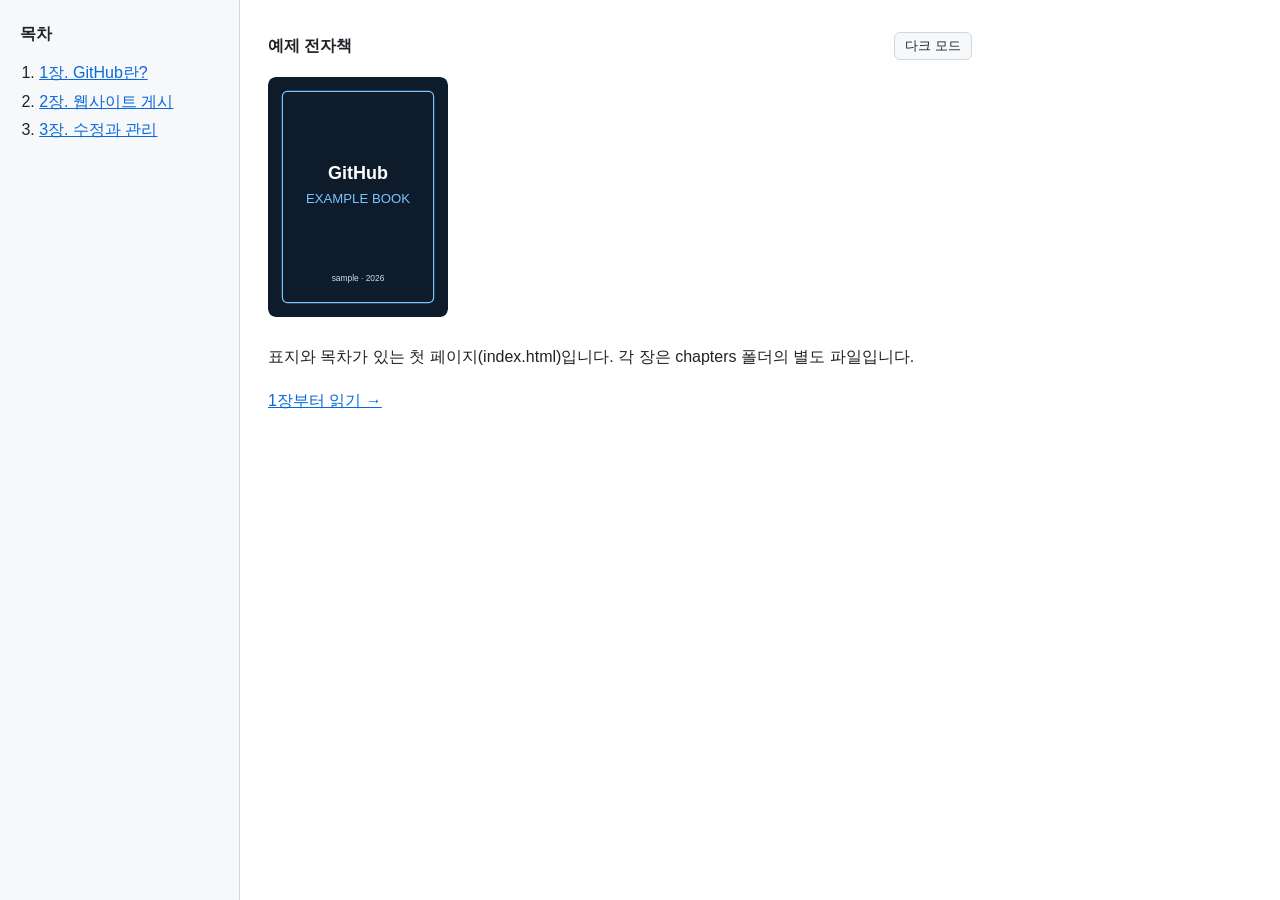
<file: index.html>
<!DOCTYPE html>
<html lang="ko">
<head>
  <meta charset="UTF-8">
  <meta name="viewport" content="width=device-width, initial-scale=1.0">
  <title>예제 전자책(여러 파일)</title>
  <link rel="stylesheet" href="css/book.css">
  <script src="js/book.js"></script>
</head>
<body>
  <div class="layout">
    <nav class="toc">
      <h2>목차</h2>
      <ol>
        <li><a href="chapters/ch01.html">1장. GitHub란?</a></li>
        <li><a href="chapters/ch02.html">2장. 웹사이트 게시</a></li>
        <li><a href="chapters/ch03.html">3장. 수정과 관리</a></li>
      </ol>
    </nav>
    <main class="content">
      <div class="bar"><strong>예제 전자책</strong><button id="theme" type="button">다크 모드</button></div>
      <img class="cover" src="images/cover.svg" alt="예제 전자책 표지">
      <p>표지와 목차가 있는 첫 페이지(index.html)입니다. 각 장은 chapters 폴더의 별도 파일입니다.</p>
      <p><a href="chapters/ch01.html">1장부터 읽기 →</a></p>
    </main>
  </div>
</body>
</html>
</file>
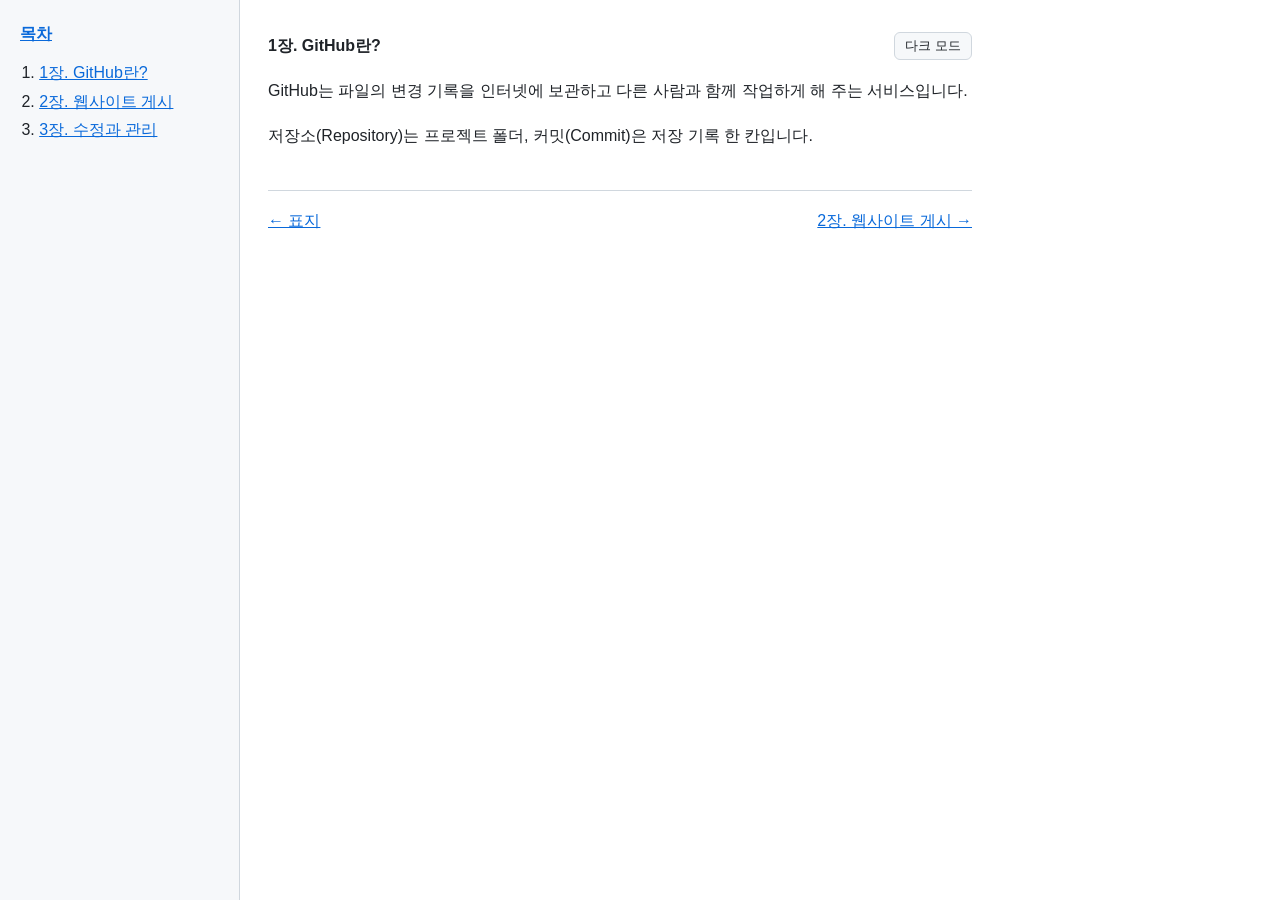
<file: chapters/ch01.html>
<!DOCTYPE html>
<html lang="ko">
<head>
  <meta charset="UTF-8">
  <meta name="viewport" content="width=device-width, initial-scale=1.0">
  <title>1장. GitHub란?</title>
  <link rel="stylesheet" href="../css/book.css">
  <script src="../js/book.js"></script>
</head>
<body>
  <div class="layout">
    <nav class="toc">
      <h2><a href="../index.html">목차</a></h2>
      <ol>
        <li><a href="ch01.html">1장. GitHub란?</a></li>
        <li><a href="ch02.html">2장. 웹사이트 게시</a></li>
        <li><a href="ch03.html">3장. 수정과 관리</a></li>
      </ol>
    </nav>
    <main class="content">
      <div class="bar"><strong>1장. GitHub란?</strong><button id="theme" type="button">다크 모드</button></div>
      <p>GitHub는 파일의 변경 기록을 인터넷에 보관하고 다른 사람과 함께 작업하게 해 주는 서비스입니다.</p>
      <p>저장소(Repository)는 프로젝트 폴더, 커밋(Commit)은 저장 기록 한 칸입니다.</p>
      <div class="pager"><a href="../index.html">← 표지</a><a href="ch02.html">2장. 웹사이트 게시 →</a></div>
    </main>
  </div>
</body>
</html>
</file>
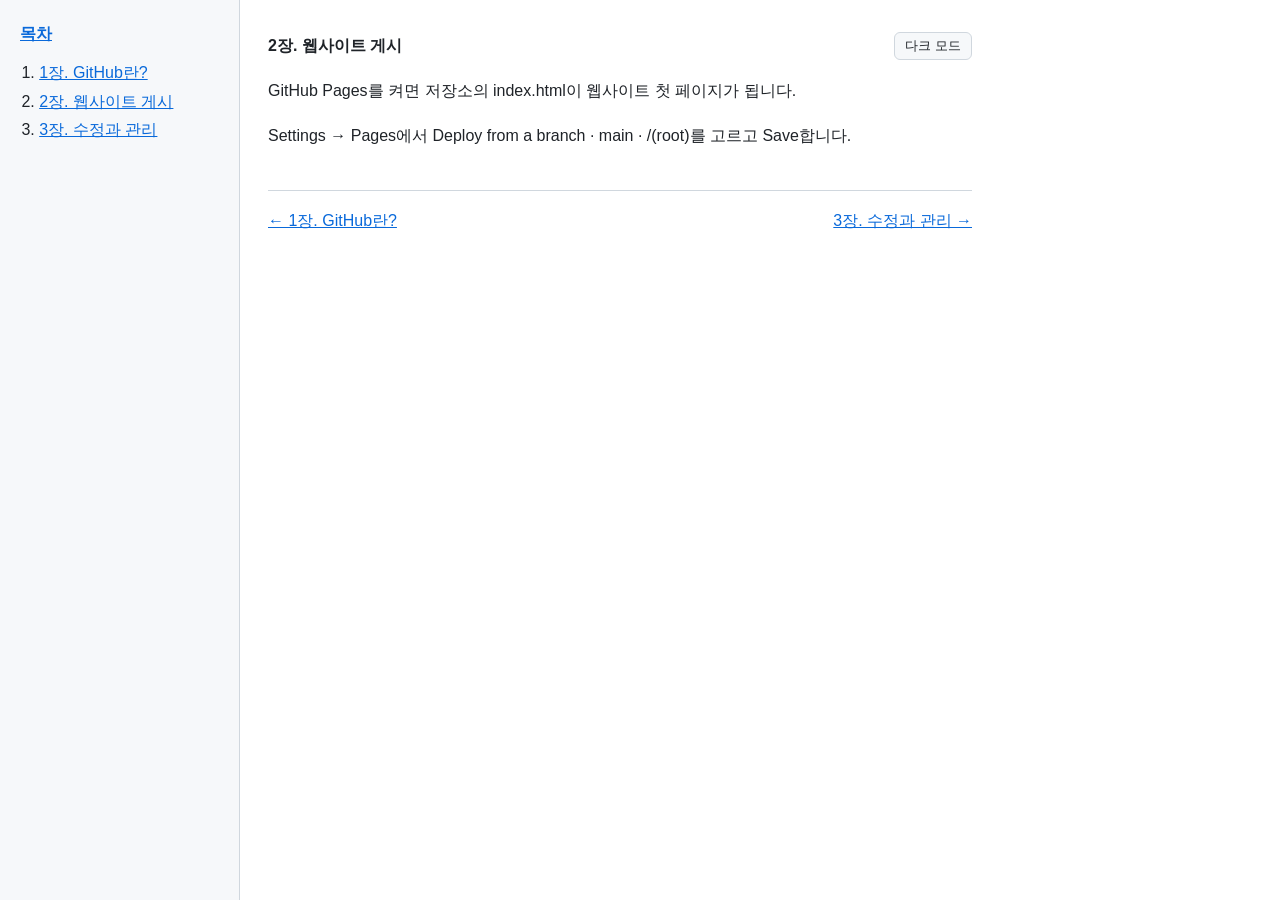
<file: chapters/ch02.html>
<!DOCTYPE html>
<html lang="ko">
<head>
  <meta charset="UTF-8">
  <meta name="viewport" content="width=device-width, initial-scale=1.0">
  <title>2장. 웹사이트 게시</title>
  <link rel="stylesheet" href="../css/book.css">
  <script src="../js/book.js"></script>
</head>
<body>
  <div class="layout">
    <nav class="toc">
      <h2><a href="../index.html">목차</a></h2>
      <ol>
        <li><a href="ch01.html">1장. GitHub란?</a></li>
        <li><a href="ch02.html">2장. 웹사이트 게시</a></li>
        <li><a href="ch03.html">3장. 수정과 관리</a></li>
      </ol>
    </nav>
    <main class="content">
      <div class="bar"><strong>2장. 웹사이트 게시</strong><button id="theme" type="button">다크 모드</button></div>
      <p>GitHub Pages를 켜면 저장소의 index.html이 웹사이트 첫 페이지가 됩니다.</p>
      <p>Settings → Pages에서 Deploy from a branch · main · /(root)를 고르고 Save합니다.</p>
      <div class="pager"><a href="ch01.html">← 1장. GitHub란?</a><a href="ch03.html">3장. 수정과 관리 →</a></div>
    </main>
  </div>
</body>
</html>
</file>
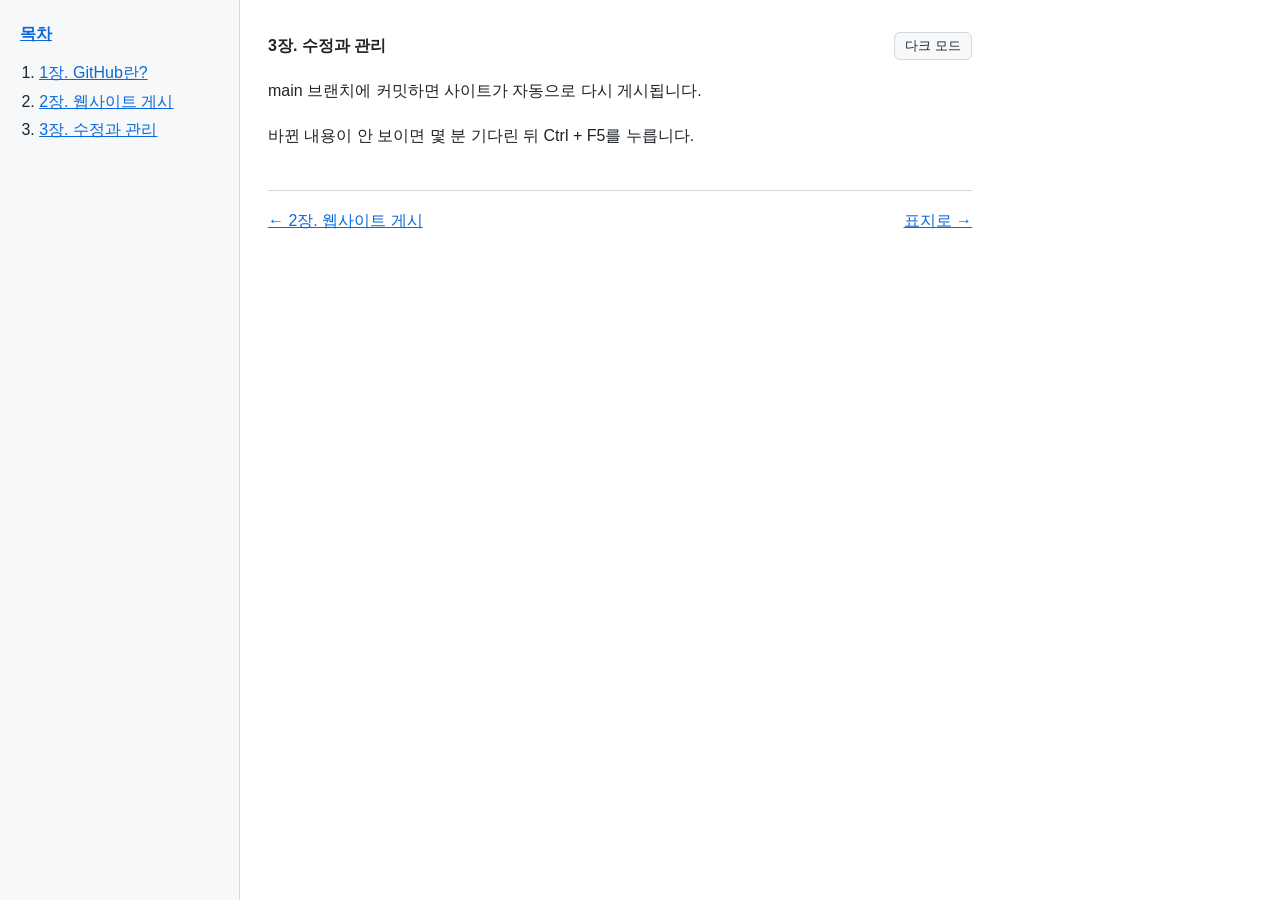
<file: chapters/ch03.html>
<!DOCTYPE html>
<html lang="ko">
<head>
  <meta charset="UTF-8">
  <meta name="viewport" content="width=device-width, initial-scale=1.0">
  <title>3장. 수정과 관리</title>
  <link rel="stylesheet" href="../css/book.css">
  <script src="../js/book.js"></script>
</head>
<body>
  <div class="layout">
    <nav class="toc">
      <h2><a href="../index.html">목차</a></h2>
      <ol>
        <li><a href="ch01.html">1장. GitHub란?</a></li>
        <li><a href="ch02.html">2장. 웹사이트 게시</a></li>
        <li><a href="ch03.html">3장. 수정과 관리</a></li>
      </ol>
    </nav>
    <main class="content">
      <div class="bar"><strong>3장. 수정과 관리</strong><button id="theme" type="button">다크 모드</button></div>
      <p>main 브랜치에 커밋하면 사이트가 자동으로 다시 게시됩니다.</p>
      <p>바뀐 내용이 안 보이면 몇 분 기다린 뒤 Ctrl + F5를 누릅니다.</p>
      <div class="pager"><a href="ch02.html">← 2장. 웹사이트 게시</a><a href="../index.html">표지로 →</a></div>
    </main>
  </div>
</body>
</html>
</file>
<file: css/book.css>
:root { --bg:#ffffff; --text:#1f2328; --muted:#59636e; --accent:#0969da; --line:#d0d7de; --side:#f6f8fa; }
[data-theme="dark"] { --bg:#0d1117; --text:#e6edf3; --muted:#9198a1; --accent:#4493f8; --line:#30363d; --side:#161b22; }
* { box-sizing: border-box; }
body { margin:0; font-family:"Malgun Gothic","Apple SD Gothic Neo",sans-serif; background:var(--bg); color:var(--text); line-height:1.8; }
a { color:var(--accent); }
.layout { display:flex; min-height:100vh; }
.toc { width:240px; flex-shrink:0; background:var(--side); border-right:1px solid var(--line); padding:20px; }
.toc h2 { font-size:1rem; margin:0 0 10px; }
.toc ol { padding-left:1.2em; margin:0; }
.toc input { width:100%; padding:6px 8px; margin-bottom:12px; border:1px solid var(--line); border-radius:6px; background:var(--bg); color:var(--text); }
.content { flex:1; max-width:760px; padding:32px 28px; }
.cover { width:180px; border-radius:8px; }
.bar { display:flex; justify-content:space-between; align-items:center; gap:8px; margin-bottom:16px; }
button { border:1px solid var(--line); background:var(--side); color:var(--text); border-radius:6px; padding:4px 10px; cursor:pointer; }
.pager { display:flex; justify-content:space-between; margin-top:40px; padding-top:16px; border-top:1px solid var(--line); }
mark { background:#fff8c5; }
@media (max-width:700px) { .layout { flex-direction:column; } .toc { width:auto; border-right:0; border-bottom:1px solid var(--line); } }
</file>
